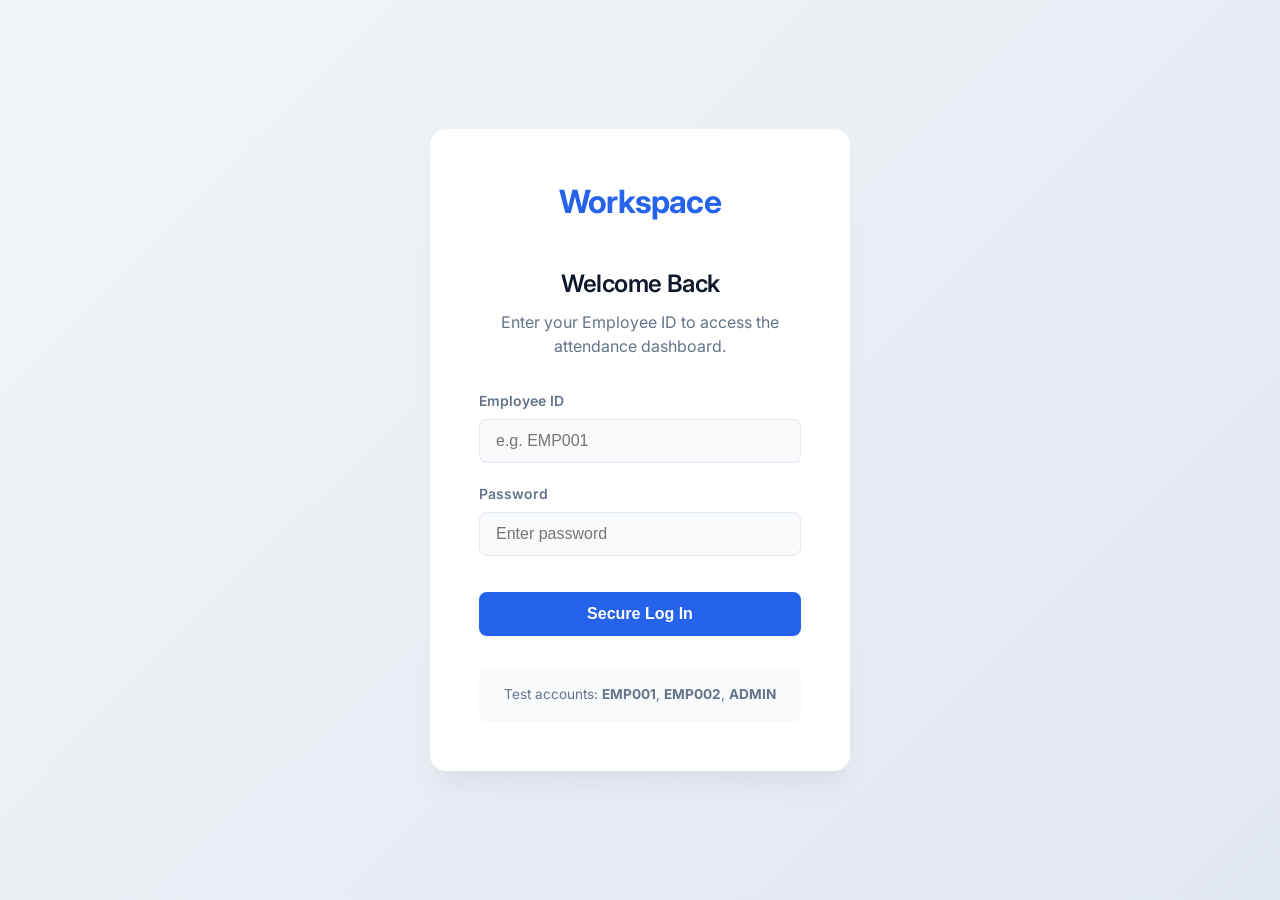
<file: main/resources/static/index.html>
<!DOCTYPE html>
<html lang="en">

<head>
    <meta charset="UTF-8">
    <meta name="viewport" content="width=device-width, initial-scale=1.0">
    <title>Employee Attendance System - Login</title>
    <link href="https://fonts.googleapis.com/css2?family=Inter:wght@300;400;500;600&display=swap" rel="stylesheet">
    <link rel="stylesheet" href="css/style.css">
</head>

<body>
    <div class="login-container">
        <div class="login-card">
            <h1 class="logo">Workspace</h1>
            <h2>Welcome Back</h2>
            <p>Enter your Employee ID to access the attendance dashboard.</p>

            <form id="loginForm">
                <div class="input-group">
                    <label for="employeeId">Employee ID</label>
                    <input type="text" id="employeeId" name="employeeId" placeholder="e.g. EMP001" required>
                </div>
                <div class="input-group">
                    <label for="password">Password</label>
                    <input type="password" id="password" name="password" placeholder="Enter password" required>
                </div>
                <div id="loginError" class="error-message" style="display: none;"></div>
                <button type="submit" class="btn btn-primary btn-block">Secure Log In</button>
            </form>
            <div class="test-credentials">
                Test accounts: <strong>EMP001</strong>, <strong>EMP002</strong>, <strong>ADMIN</strong>
            </div>
        </div>
    </div>

    <script src="js/app.js"></script>
</body>

</html>
</file>
<file: main/resources/static/css/style.css>
:root {
    --primary-color: #2563eb;
    --primary-hover: #1d4ed8;
    --bg-color: #f1f5f9;  /* Softer gray for luxury contrast */
    --text-primary: #0f172a;
    --text-secondary: #64748b;
    --surface-color: #ffffff;
    --border-color: #e2e8f0;
    --success-color: #10b981;
    --error-color: #ef4444;
    --warning-color: #f59e0b;
    --shadow-sm: 0 1px 2px 0 rgba(0, 0, 0, 0.05);
    --shadow-md: 0 10px 15px -3px rgba(0, 0, 0, 0.1), 0 4px 6px -2px rgba(0, 0, 0, 0.05);
    --shadow-card: 0 20px 25px -5px rgba(0, 0, 0, 0.05), 0 8px 10px -6px rgba(0, 0, 0, 0.01);
}

* { box-sizing: border-box; margin: 0; padding: 0; }

body {
    font-family: 'Inter', system-ui, sans-serif;
    background-color: var(--bg-color);
    color: var(--text-primary);
    line-height: 1.5;
}

/* Typography */
h1 { font-size: 1.75rem; font-weight: 700; color: var(--text-primary); letter-spacing: -0.025em; }
h2 { font-size: 1.5rem; font-weight: 600; letter-spacing: -0.025em; }
h3 { font-size: 1.125rem; font-weight: 600; margin-bottom: 1rem; color: var(--text-primary); }
.subtitle { color: var(--text-secondary); font-size: 0.95rem; margin-top: 0.25rem; }

/* Utility */
.container { max-width: 900px; margin: 0 auto; padding: 2rem 1.5rem; }

/* Buttons */
.btn {
    display: inline-flex;
    align-items: center;
    justify-content: center;
    padding: 0.6rem 1.25rem;
    font-weight: 600;
    font-size: 0.875rem;
    border-radius: 8px;
    border: 1px solid transparent;
    cursor: pointer;
    transition: all 0.2s ease;
    box-shadow: var(--shadow-sm);
}
.btn:disabled { opacity: 0.6; cursor: not-allowed; transform: none !important; box-shadow: none !important; }
.btn-primary { background-color: var(--primary-color); color: white; }
.btn-primary:hover:not(:disabled) { background-color: var(--primary-hover); transform: translateY(-1px); box-shadow: 0 4px 6px -1px rgba(37, 99, 235, 0.2); }
.btn-secondary { background-color: white; color: var(--text-primary); border-color: var(--border-color); }
.btn-secondary:hover:not(:disabled) { background-color: #f8fafc; border-color: #cbd5e1; }
.btn-outline { background: transparent; color: var(--text-primary); border-color: var(--border-color); }
.btn-outline:hover:not(:disabled) { border-color: var(--primary-color); color: var(--primary-color); background-color: #eff6ff;}
.btn-block { width: 100%; padding: 0.75rem; font-size: 1rem; margin-top: 1rem;}
.btn-small { padding: 0.35rem 0.75rem; font-size: 0.8rem; }

/* Login Page Details */
.login-container {
    height: 100vh;
    display: flex;
    align-items: center;
    justify-content: center;
    padding: 1rem;
    background: linear-gradient(135deg, #f1f5f9 0%, #e2e8f0 100%);
}
.login-card {
    background: var(--surface-color);
    padding: 3rem;
    border-radius: 16px;
    box-shadow: var(--shadow-card);
    width: 100%;
    max-width: 420px;
    border: 1px solid rgba(255,255,255,0.6);
}
.logo { color: var(--primary-color); margin-bottom: 2.5rem; text-align: center; font-size: 2rem;}
.login-card h2 { margin-bottom: 0.5rem; text-align: center; }
.login-card p { margin-bottom: 2rem; color: var(--text-secondary); text-align: center; }

.input-group { margin-bottom: 1.25rem; }
.input-group label { display: block; margin-bottom: 0.5rem; font-weight: 600; font-size: 0.875rem; color: var(--text-secondary); }
.input-group input {
    width: 100%;
    padding: 0.75rem 1rem;
    border: 1px solid var(--border-color);
    border-radius: 8px;
    font-size: 1rem;
    transition: all 0.2s ease;
    background-color: #f8fafc;
}
.input-group input:focus { outline: none; border-color: var(--primary-color); background-color: white; box-shadow: 0 0 0 3px rgba(37,99,235,0.1); }
.error-message { color: var(--error-color); font-size: 0.875rem; margin-bottom: 1rem; text-align: center; font-weight: 500; background: #fef2f2; padding: 0.5rem; border-radius: 6px; border: 1px solid #fee2e2;}
.test-credentials { margin-top: 2rem; font-size: 0.85rem; color: var(--text-secondary); text-align: center; line-height: 1.6; background: #f8fafc; padding: 1rem; border-radius: 8px; }

/* Navbar */
.navbar {
    background: var(--surface-color);
    border-bottom: 1px solid var(--border-color);
    padding: 1rem 3rem;
    display: flex;
    justify-content: space-between;
    align-items: center;
    box-shadow: var(--shadow-sm);
}
.nav-brand { font-weight: 700; color: var(--primary-color); font-size: 1.25rem; letter-spacing: -0.025em; }
.nav-user { display: flex; align-items: center; gap: 1.25rem; font-size: 0.95rem; font-weight: 500; }

/* Dashboard Header */
.dashboard-header {
    display: flex;
    justify-content: space-between;
    align-items: flex-end;
    margin-bottom: 2.5rem;
}
.current-time { font-size: 2.5rem; font-weight: 300; color: var(--text-primary); letter-spacing: -1px; font-variant-numeric: tabular-nums;}

/* Cards */
.card {
    background: var(--surface-color);
    border-radius: 16px;
    box-shadow: var(--shadow-md);
    padding: 2rem;
    border: 1px solid rgba(226, 232, 240, 0.8);
    transition: transform 0.2s ease, box-shadow 0.2s ease;
}
.card:hover { box-shadow: var(--shadow-card); }

.status-indicator {
    display: inline-block;
    padding: 0.35rem 1rem;
    border-radius: 999px;
    font-size: 0.875rem;
    font-weight: 600;
    margin-bottom: 2rem;
}
.status-missing { background: #fef2f2; color: var(--error-color); border: 1px solid #fee2e2;}
.status-present { background: #ecfdf5; color: var(--success-color); border: 1px solid #d1fae5;}
.status-late { background: #fffbeb; color: var(--warning-color); border: 1px solid #fef3c7;}

.action-buttons { display: flex; gap: 1rem; margin-bottom: 1.5rem; }
.action-buttons button { flex: 1; padding: 1.25rem; font-size: 1.1rem; }
.action-message { text-align: center; font-size: 0.95rem; height: 1.5rem; margin-bottom: 1.5rem; font-weight: 500; }
.success-msg { color: var(--success-color); }
.error-msg { color: var(--error-color); }

.times-display {
    display: flex;
    border-top: 1px solid var(--border-color);
    padding-top: 1.5rem;
}
.time-block { flex: 1; text-align: center;}
.time-label { display: block; font-size: 0.75rem; color: var(--text-secondary); text-transform: uppercase; margin-bottom: 0.5rem; font-weight: 600; letter-spacing: 0.05em;}
.time-value { font-size: 1.5rem; font-weight: 600; color: var(--text-primary); font-variant-numeric: tabular-nums;}

/* Tables */
.table-responsive { overflow-x: auto; margin-top: 1rem; border-radius: 8px; border: 1px solid var(--border-color); }
.table { width: 100%; border-collapse: collapse; text-align: left; background: white;}
.table th, .table td { padding: 1rem 1.25rem; border-bottom: 1px solid var(--border-color); }
.table th { font-weight: 600; color: var(--text-secondary); font-size: 0.75rem; text-transform: uppercase; letter-spacing: 0.05em; background: #f8fafc; }
.table tbody tr:last-child td { border-bottom: none; }
.table tbody tr:hover { background: #f8fafc; }

/* Status Labels inside Table */
.badge { padding: 0.25rem 0.65rem; border-radius: 999px; font-size: 0.75rem; font-weight: 600; }
.badge-late { background: #fee2e2; color: var(--error-color); }
.badge-ontime { background: #d1fae5; color: var(--success-color); }

/* Mobile Responsive */
@media (max-width: 768px) {
    .dashboard-header { flex-direction: column; align-items: flex-start; gap: 1.5rem; }
    .action-buttons { flex-direction: column; }
    .navbar { padding: 1rem; }
    .container { padding: 1rem; }
    .login-card { padding: 2rem; box-shadow: var(--shadow-sm); }
}
</file>
